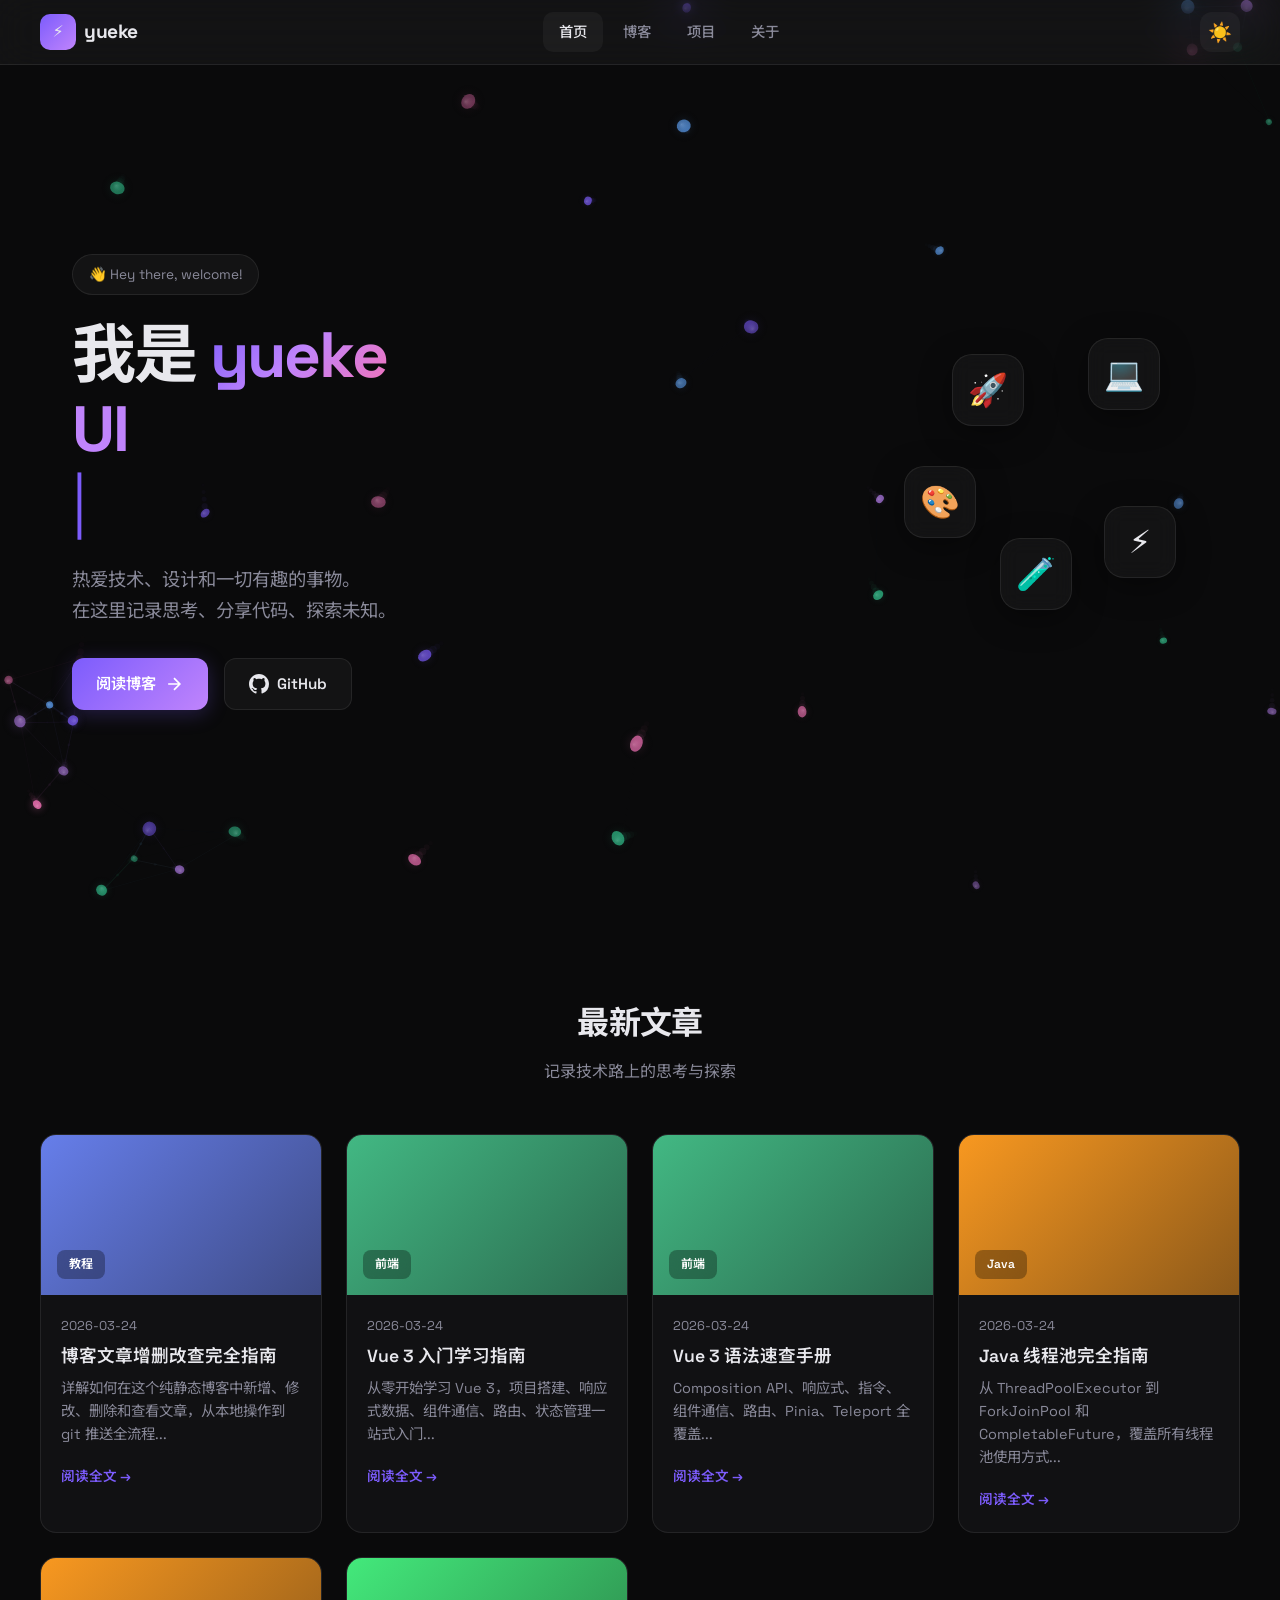
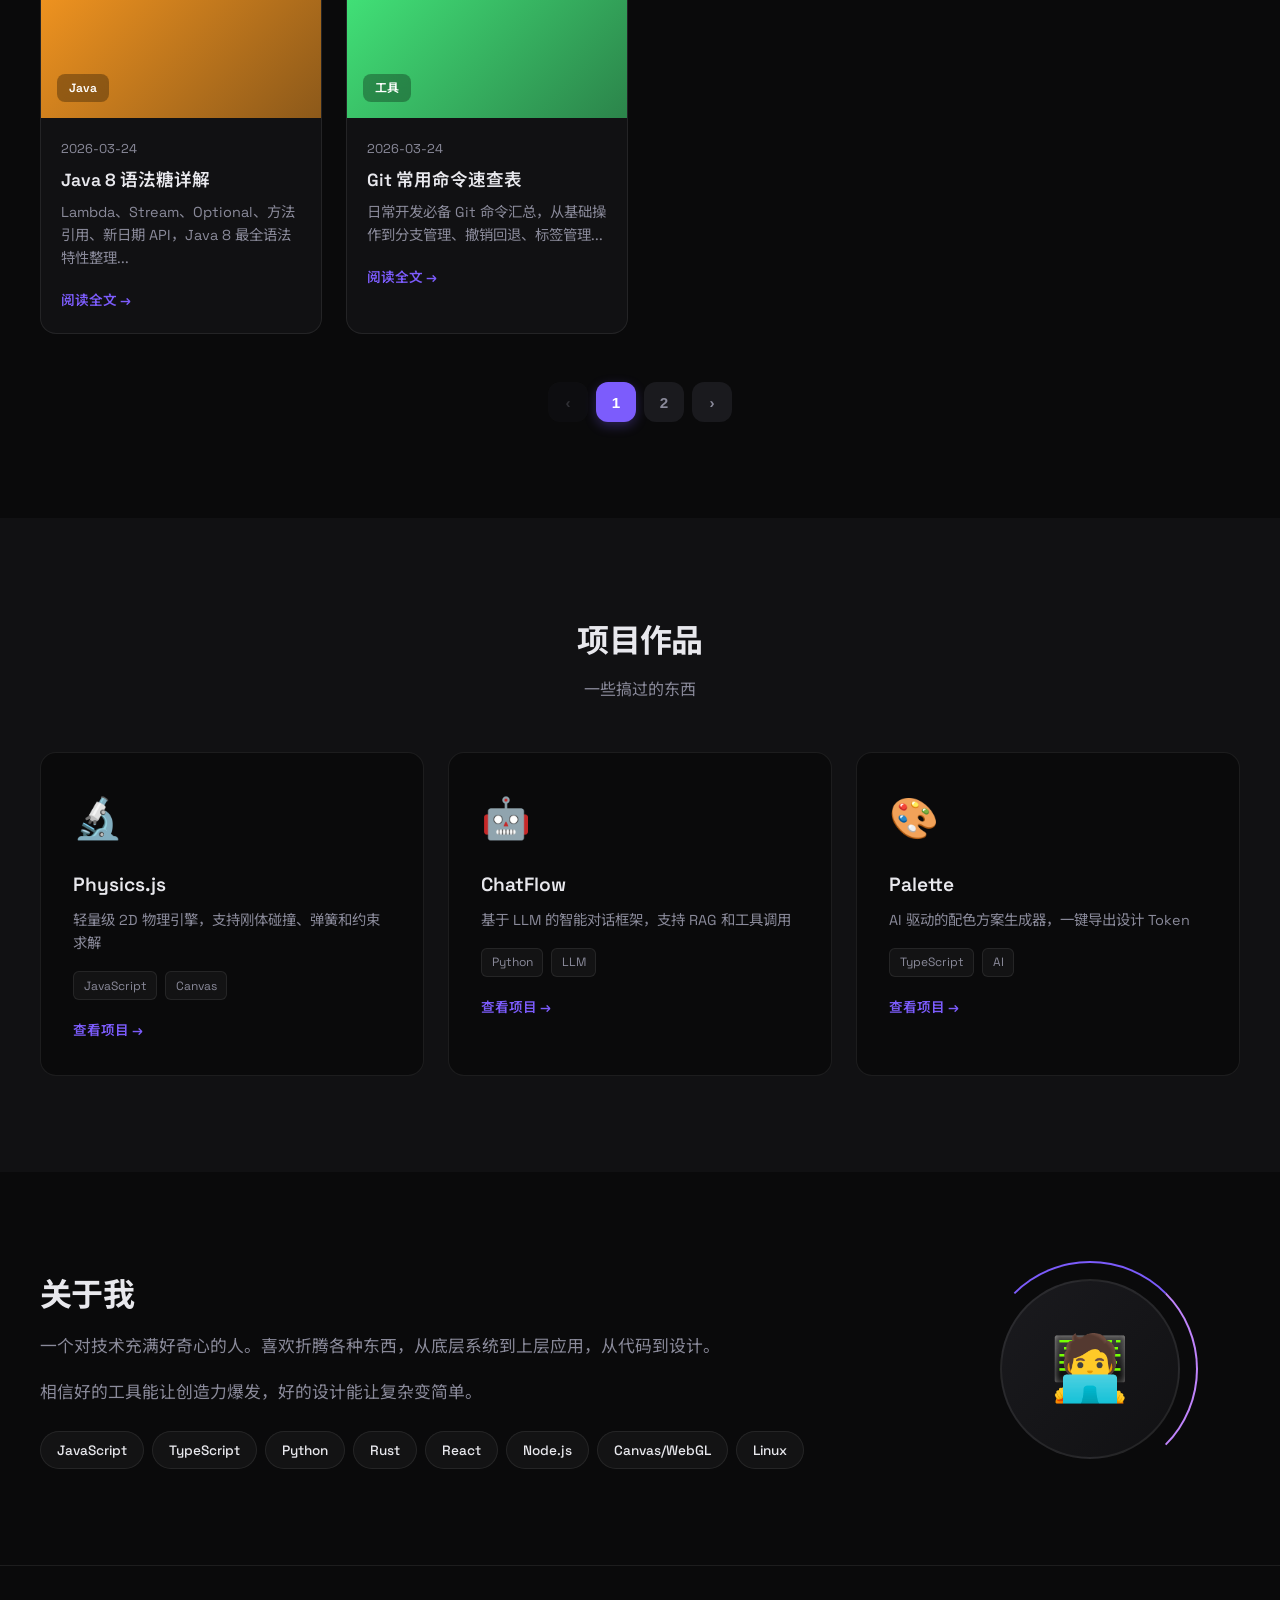
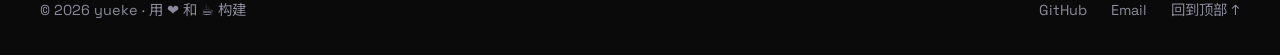
<file: index.html>
<!DOCTYPE html>
<html lang="zh-CN">
<head>
  <meta charset="UTF-8">
  <meta name="viewport" content="width=device-width, initial-scale=1.0">
  <title>yueke blog</title>
  <link rel="preconnect" href="https://fonts.googleapis.com">
  <link href="https://fonts.googleapis.com/css2?family=Space+Grotesk:wght@400;500;600;700&family=Noto+Sans+SC:wght@300;400;500;700&display=swap" rel="stylesheet">
  <link rel="stylesheet" href="style.css">
</head>
<body>
  <!-- Physics Canvas Background -->
  <canvas id="physics-canvas"></canvas>

  <!-- Navigation -->
  <nav class="nav" id="nav">
    <div class="nav-inner">
      <a href="#" class="logo">
        <span class="logo-icon">⚡</span>
        <span class="logo-text">yueke</span>
      </a>
      <div class="nav-links">
        <a href="#home" class="nav-link active">首页</a>
        <a href="#blog" class="nav-link">博客</a>
        <a href="#projects" class="nav-link">项目</a>
        <a href="#about" class="nav-link">关于</a>
      </div>
      <button class="theme-toggle" id="theme-toggle" aria-label="切换主题">
        <span class="sun">☀️</span>
        <span class="moon">🌙</span>
      </button>
    </div>
  </nav>

  <!-- Hero Section -->
  <section class="hero" id="home">
    <div class="hero-content">
      <div class="hero-badge">👋 Hey there, welcome!</div>
      <h1 class="hero-title">
        <span class="line">我是 <span class="gradient-text">yueke</span></span>
        <span class="line typewriter" id="typewriter"></span><span class="cursor">|</span>
      </h1>
      <p class="hero-desc">
        热爱技术、设计和一切有趣的事物。<br>
        在这里记录思考、分享代码、探索未知。
      </p>
      <div class="hero-cta">
        <a href="#blog" class="btn btn-primary">
          <span>阅读博客</span>
          <svg width="20" height="20" viewBox="0 0 24 24" fill="none" stroke="currentColor" stroke-width="2"><path d="M5 12h14M12 5l7 7-7 7"/></svg>
        </a>
        <a href="https://github.com/luckey-ke" class="btn btn-ghost" target="_blank">
          <svg width="20" height="20" viewBox="0 0 24 24" fill="currentColor"><path d="M12 0C5.37 0 0 5.37 0 12c0 5.31 3.435 9.795 8.205 11.385.6.105.825-.255.825-.57 0-.285-.015-1.23-.015-2.235-3.015.555-3.795-.735-4.035-1.41-.135-.345-.72-1.41-1.23-1.695-.42-.225-1.02-.78-.015-.795.945-.015 1.62.87 1.845 1.23 1.08 1.815 2.805 1.305 3.495.99.105-.78.42-1.305.765-1.605-2.67-.3-5.46-1.335-5.46-5.925 0-1.305.465-2.385 1.23-3.225-.12-.3-.54-1.53.12-3.18 0 0 1.005-.315 3.3 1.23.96-.27 1.98-.405 3-.405s2.04.135 3 .405c2.295-1.56 3.3-1.23 3.3-1.23.66 1.65.24 2.88.12 3.18.765.84 1.23 1.905 1.23 3.225 0 4.605-2.805 5.625-5.475 5.925.435.375.81 1.095.81 2.22 0 1.605-.015 2.895-.015 3.3 0 .315.225.69.825.57A12.02 12.02 0 0024 12c0-6.63-5.37-12-12-12z"/></svg>
          <span>GitHub</span>
        </a>
      </div>
    </div>
    <div class="hero-visual">
      <div class="floating-cards" id="floating-cards">
        <div class="float-card card-1">🚀</div>
        <div class="float-card card-2">💻</div>
        <div class="float-card card-3">🎨</div>
        <div class="float-card card-4">⚡</div>
        <div class="float-card card-5">🧪</div>
      </div>
    </div>
  </section>

  <!-- Blog Section -->
  <section class="section" id="blog">
    <div class="container">
      <div class="section-header">
        <h2 class="section-title">最新文章</h2>
        <p class="section-sub">记录技术路上的思考与探索</p>
      </div>
      <div class="blog-grid" id="blog-grid">
        <!-- 由 JS 从 posts.json 动态加载 -->
      </div>
      <div class="pagination" id="pagination"></div>
    </div>
  </section>

  <!-- Projects Section -->
  <section class="section section-alt" id="projects">
    <div class="container">
      <div class="section-header">
        <h2 class="section-title">项目作品</h2>
        <p class="section-sub">一些搞过的东西</p>
      </div>
      <div class="projects-grid" id="projects-grid">
        <!-- 由 JS 从 projects.json 动态加载 -->
      </div>
    </div>
  </section>

  <!-- About Section -->
  <section class="section" id="about">
    <div class="container">
      <div class="about-grid">
        <div class="about-text">
          <h2 class="section-title">关于我</h2>
          <p>一个对技术充满好奇心的人。喜欢折腾各种东西，从底层系统到上层应用，从代码到设计。</p>
          <p>相信好的工具能让创造力爆发，好的设计能让复杂变简单。</p>
          <div class="about-skills">
            <span class="skill-tag">JavaScript</span>
            <span class="skill-tag">TypeScript</span>
            <span class="skill-tag">Python</span>
            <span class="skill-tag">Rust</span>
            <span class="skill-tag">React</span>
            <span class="skill-tag">Node.js</span>
            <span class="skill-tag">Canvas/WebGL</span>
            <span class="skill-tag">Linux</span>
          </div>
        </div>
        <div class="about-visual">
          <div class="about-avatar" id="about-avatar">
            <div class="avatar-ring"></div>
            <div class="avatar-inner">🧑‍💻</div>
          </div>
        </div>
      </div>
    </div>
  </section>

  <!-- Footer -->
  <footer class="footer">
    <div class="container">
      <div class="footer-inner">
        <p>© 2026 yueke · 用 ❤️ 和 ☕ 构建</p>
        <div class="footer-links">
          <a href="https://github.com/luckey-ke" target="_blank">GitHub</a>
          <a href="mailto:EarthR6371393@163.com">Email</a>
          <a href="#home">回到顶部 ↑</a>
        </div>
      </div>
    </div>
  </footer>

  <script src="physics.js"></script>
  <script src="main.js"></script>
  <script>
    // 从 posts.json 动态加载博客卡片 + 分页
    ;(function () {
      const PER_PAGE = 6
      let currentPage = 1
      let allPosts = []

      function renderPage(page) {
        currentPage = page
        const grid = document.getElementById('blog-grid')
        const start = (page - 1) * PER_PAGE
        const pagePosts = allPosts.slice(start, start + PER_PAGE)
        const totalPages = Math.ceil(allPosts.length / PER_PAGE)

        // 渐变色循环
        const gradients = [
          'linear-gradient(135deg, #667eea, #764ba2)',
          'linear-gradient(135deg, #f093fb, #f5576c)',
          'linear-gradient(135deg, #4facfe, #00f2fe)',
          'linear-gradient(135deg, #43e97b, #38f9d7)',
          'linear-gradient(135deg, #fa709a, #fee140)',
          'linear-gradient(135deg, #a18cd1, #fbc2eb)',
        ]

        grid.innerHTML = pagePosts.map((post, i) => `
          <article class="blog-card" data-physics="hover">
            <div class="blog-card-image" style="background: ${post.tagColor ? `linear-gradient(135deg, ${post.tagColor}, ${post.tagColor}88)` : gradients[i % gradients.length]}">
              <span class="blog-tag">${post.tag}</span>
            </div>
            <div class="blog-card-body">
              <time class="blog-date">${post.date}</time>
              <h3 class="blog-title">${post.title}</h3>
              <p class="blog-excerpt">${post.excerpt}...</p>
              <a href="post.html?slug=${post.slug}" class="blog-link">阅读全文 →</a>
            </div>
          </article>
        `).join('')

        // 渲染分页
        renderPagination(totalPages)

        // 重新绑定物理悬停效果
        document.querySelectorAll('[data-physics="hover"]').forEach(card => {
          card.addEventListener('mousemove', (e) => {
            const rect = card.getBoundingClientRect()
            const x = e.clientX - rect.left
            const y = e.clientY - rect.top
            const rotateX = (y - rect.height / 2) / 20
            const rotateY = (rect.width / 2 - x) / 20
            card.style.transform = `perspective(800px) rotateX(${rotateX}deg) rotateY(${rotateY}deg) translateY(-4px)`
          })
          card.addEventListener('mouseleave', () => { card.style.transform = '' })
        })

        // 滚动渐显
        document.querySelectorAll('.blog-card').forEach(el => {
          el.classList.add('reveal')
          new IntersectionObserver((entries) => {
            if (entries[0].isIntersecting) el.classList.add('visible')
          }, { threshold: 0.1 }).observe(el)
        })
      }

      function renderPagination(totalPages) {
        const container = document.getElementById('pagination')
        if (totalPages <= 1) {
          container.innerHTML = ''
          return
        }

        let html = ''
        // 上一页
        html += `<button class="page-btn" ${currentPage === 1 ? 'disabled' : ''} data-page="${currentPage - 1}">‹</button>`

        for (let i = 1; i <= totalPages; i++) {
          html += `<button class="page-btn ${i === currentPage ? 'active' : ''}" data-page="${i}">${i}</button>`
        }

        // 下一页
        html += `<button class="page-btn" ${currentPage === totalPages ? 'disabled' : ''} data-page="${currentPage + 1}">›</button>`

        container.innerHTML = html

        container.querySelectorAll('.page-btn:not([disabled])').forEach(btn => {
          btn.addEventListener('click', () => {
            renderPage(parseInt(btn.dataset.page))
            document.getElementById('blog').scrollIntoView({ behavior: 'smooth' })
          })
        })
      }

      fetch('posts.json')
        .then(r => r.json())
        .then(posts => {
          allPosts = posts
          renderPage(1)
        })

      // 从 projects.json 动态加载项目卡片
      fetch('projects.json')
        .then(r => r.json())
        .then(projects => {
          const grid = document.getElementById('projects-grid')
          grid.innerHTML = projects.map(p => `
            <div class="project-card" data-physics="hover">
              <div class="project-icon">${p.icon}</div>
              <h3>${p.title}</h3>
              <p>${p.desc}</p>
              <div class="project-tags">
                ${p.tags.map(t => `<span>${t}</span>`).join('')}
              </div>
              <a href="${p.link || '#'}" class="project-link" ${p.link && p.link !== '#' ? 'target="_blank"' : ''}>查看项目 →</a>
            </div>
          `).join('')
        })
    })()
  </script>
</body>
</html>
</file>
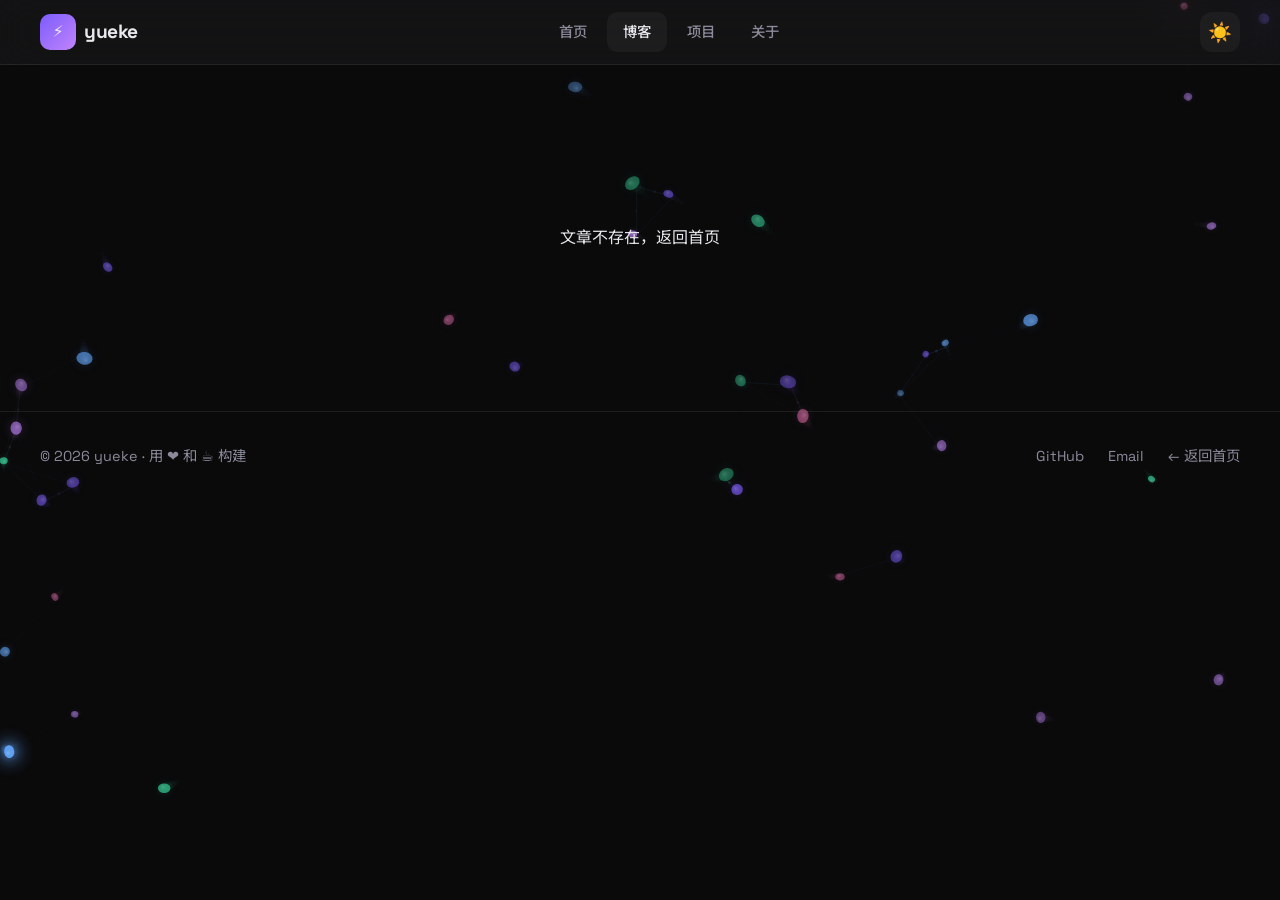
<file: post.html>
<!DOCTYPE html>
<html lang="zh-CN">
<head>
  <meta charset="UTF-8">
  <meta name="viewport" content="width=device-width, initial-scale=1.0">
  <title>文章 — yueke</title>
  <link rel="preconnect" href="https://fonts.googleapis.com">
  <link href="https://fonts.googleapis.com/css2?family=Space+Grotesk:wght@400;500;600;700&family=Noto+Sans+SC:wght@300;400;500;700&family=JetBrains+Mono:wght@400;500&display=swap" rel="stylesheet">
  <link rel="stylesheet" href="style.css">
  <link rel="stylesheet" href="post.css">
</head>
<body>
  <canvas id="physics-canvas"></canvas>

  <nav class="nav" id="nav">
    <div class="nav-inner">
      <a href="index.html" class="logo">
        <span class="logo-icon">⚡</span>
        <span class="logo-text">yueke</span>
      </a>
      <div class="nav-links">
        <a href="index.html#home" class="nav-link">首页</a>
        <a href="index.html#blog" class="nav-link active">博客</a>
        <a href="index.html#projects" class="nav-link">项目</a>
        <a href="index.html#about" class="nav-link">关于</a>
      </div>
      <button class="theme-toggle" id="theme-toggle" aria-label="切换主题">
        <span class="sun">☀️</span>
        <span class="moon">🌙</span>
      </button>
    </div>
  </nav>

  <article class="post" id="post">
    <!-- 内容由 JS 动态加载 -->
    <div class="post-loading" id="post-loading">
      <div class="loading-spinner"></div>
      <p>加载中...</p>
    </div>
  </article>

  <footer class="footer">
    <div class="container">
      <div class="footer-inner">
        <p>© 2026 yueke · 用 ❤️ 和 ☕ 构建</p>
        <div class="footer-links">
          <a href="https://github.com/luckey-ke" target="_blank">GitHub</a>
          <a href="mailto:EarthR6371393@163.com">Email</a>
          <a href="index.html">← 返回首页</a>
        </div>
      </div>
    </div>
  </footer>

  <script src="physics.js"></script>
  <script src="main.js"></script>
  <script src="markdown.js"></script>
  <script>
    // 从 URL 获取文章 slug，加载对应 md 文件并渲染
    ;(function () {
      const params = new URLSearchParams(window.location.search)
      const slug = params.get('slug')
      if (!slug) {
        document.getElementById('post').innerHTML = '<p style="text-align:center;padding:8rem 2rem;">文章不存在，<a href="index.html">返回首页</a></p>'
        return
      }

      // 加载文章元数据和内容
      const mdUrl = 'posts/' + slug + '.md'
      console.log('[post] slug:', slug, 'mdUrl:', mdUrl)

      Promise.all([
        fetch('posts.json').then(r => {
          console.log('[post] posts.json status:', r.status)
          return r.json()
        }),
        fetch(mdUrl).then(r => {
          console.log('[post] md status:', r.status, r.ok)
          if (!r.ok) throw new Error('文章文件加载失败: ' + mdUrl + ' (HTTP ' + r.status + ')')
          return r.text()
        })
      ]).then(([posts, md]) => {
        console.log('[post] posts count:', posts.length, 'md length:', md.length)
        const post = posts.find(p => p.slug === slug)
        if (!post) throw new Error('文章元数据不存在')

        document.title = post.title + ' — yueke'

        // 找到上一篇和下一篇
        const idx = posts.findIndex(p => p.slug === slug)
        const prev = idx > 0 ? posts[idx - 1] : null
        const next = idx < posts.length - 1 ? posts[idx + 1] : null

        const html = `
          <header class="post-header">
            <a href="index.html#blog" class="post-back">← 返回博客</a>
            <div class="post-meta">
              <span class="blog-tag" style="background:${post.tagColor}22;color:${post.tagColor}">${post.tag}</span>
              <time>${post.date}</time>
              <span>·</span>
              <span>阅读约 ${post.readTime} 分钟</span>
            </div>
            <h1 class="post-title">${post.title}</h1>
            <p class="post-subtitle">${post.excerpt}</p>
          </header>
          <div class="post-body">
            ${renderMarkdown(md)}
          </div>
          <footer class="post-footer">
            <div class="post-nav">
              ${prev ? `<a href="post.html?slug=${prev.slug}" class="post-prev">← 上一篇：${prev.title}</a>` : '<span></span>'}
              ${next ? `<a href="post.html?slug=${next.slug}" class="post-next">下一篇：${next.title} →</a>` : '<span></span>'}
            </div>
          </footer>
        `
        document.getElementById('post').innerHTML = html
      }).catch(err => {
        console.error('[post] error:', err)
        document.getElementById('post').innerHTML = `
          <div style="text-align:center;padding:8rem 2rem;">
            <h2>😅 文章不存在</h2>
            <p style="color:var(--text2);margin:1rem 0">${err.message}</p>
            <p style="color:var(--text2);font-size:0.85rem">slug: ${slug}</p>
            <a href="index.html" class="btn btn-primary">返回首页</a>
          </div>
        `
      })
    })()
  </script>
</body>
</html>
</file>
<file: style.css>
/* ===== Reset & Variables ===== */
*,*::before,*::after{margin:0;padding:0;box-sizing:border-box}
:root{
  --bg:#0a0a0b;
  --bg2:#111113;
  --bg3:#1a1a1e;
  --text:#e8e8ed;
  --text2:#8a8a9a;
  --accent:#7c5cfc;
  --accent2:#c084fc;
  --accent-glow:rgba(124,92,252,.25);
  --radius:16px;
  --glass:rgba(255,255,255,.04);
  --glass-border:rgba(255,255,255,.08);
  --shadow:0 8px 32px rgba(0,0,0,.4);
  --transition:.3s cubic-bezier(.4,0,.2,1);
  --font:'Space Grotesk','Noto Sans SC',system-ui,sans-serif;
}
[data-theme="light"]{
  --bg:#f5f3ff;
  --bg2:#ffffff;
  --bg3:#ede9fe;
  --text:#1a1a2e;
  --text2:#6b6b80;
  --accent:#6d28d9;
  --accent2:#a855f7;
  --accent-glow:rgba(109,40,217,.15);
  --glass:rgba(255,255,255,.7);
  --glass-border:rgba(0,0,0,.06);
  --shadow:0 8px 32px rgba(0,0,0,.08);
}
html{scroll-behavior:smooth;font-size:16px}
body{
  font-family:var(--font);
  background:var(--bg);
  color:var(--text);
  line-height:1.7;
  overflow-x:hidden;
  transition:background var(--transition),color var(--transition);
}
a{color:inherit;text-decoration:none}
img{max-width:100%;display:block}

/* ===== Physics Canvas ===== */
#physics-canvas{
  position:fixed;inset:0;width:100%;height:100%;
  z-index:0;pointer-events:none;
}

/* ===== Navigation ===== */
.nav{
  position:fixed;top:0;left:0;right:0;z-index:100;
  padding:0 2rem;
  backdrop-filter:blur(20px) saturate(1.4);
  -webkit-backdrop-filter:blur(20px) saturate(1.4);
  background:var(--glass);
  border-bottom:1px solid var(--glass-border);
  transition:transform var(--transition),background var(--transition);
}
.nav.hidden{transform:translateY(-100%)}
.nav-inner{
  max-width:1200px;margin:0 auto;
  display:flex;align-items:center;justify-content:space-between;
  height:64px;
}
.logo{display:flex;align-items:center;gap:.5rem;font-weight:700;font-size:1.2rem}
.logo-icon{
  display:inline-flex;align-items:center;justify-content:center;
  width:36px;height:36px;border-radius:10px;
  background:linear-gradient(135deg,var(--accent),var(--accent2));
  font-size:1rem;
}
.logo-text{letter-spacing:-.02em}
.nav-links{display:flex;gap:.25rem}
.nav-link{
  padding:.5rem 1rem;border-radius:10px;
  font-size:.9rem;font-weight:500;
  color:var(--text2);
  transition:all var(--transition);
}
.nav-link:hover,.nav-link.active{color:var(--text);background:var(--glass)}
.theme-toggle{
  width:40px;height:40px;border-radius:12px;border:none;
  background:var(--glass);cursor:pointer;
  display:flex;align-items:center;justify-content:center;
  font-size:1.2rem;transition:all var(--transition);
  position:relative;overflow:hidden;
}
.theme-toggle:hover{background:var(--bg3)}
.theme-toggle .moon{display:none}
[data-theme="light"] .theme-toggle .sun{display:none}
[data-theme="light"] .theme-toggle .moon{display:inline}

/* ===== Hero ===== */
.hero{
  position:relative;z-index:1;
  min-height:100vh;
  display:flex;align-items:center;
  padding:8rem 2rem 4rem;
  max-width:1200px;margin:0 auto;
  gap:4rem;
}
.hero-content{flex:1;min-width:0}
.hero-badge{
  display:inline-block;
  padding:.5rem 1rem;border-radius:100px;
  background:var(--glass);
  border:1px solid var(--glass-border);
  font-size:.85rem;color:var(--text2);
  margin-bottom:1.5rem;
  animation:fadeUp .8s ease both;
}
.hero-title{
  font-size:clamp(2.5rem,6vw,4rem);
  font-weight:700;line-height:1.15;
  letter-spacing:-.03em;
  margin-bottom:1.5rem;
}
.hero-title .line{display:block}
.gradient-text{
  background:linear-gradient(135deg,var(--accent),var(--accent2),#f472b6);
  -webkit-background-clip:text;-webkit-text-fill-color:transparent;
  background-clip:text;
}
.typewriter{color:var(--accent2)}
.cursor{
  color:var(--accent);font-weight:300;
  animation:blink 1s step-end infinite;
}
@keyframes blink{50%{opacity:0}}
.hero-desc{
  font-size:1.15rem;color:var(--text2);
  max-width:480px;margin-bottom:2rem;
  animation:fadeUp .8s ease .2s both;
}
.hero-cta{
  display:flex;gap:1rem;flex-wrap:wrap;
  animation:fadeUp .8s ease .4s both;
}
.btn{
  display:inline-flex;align-items:center;gap:.5rem;
  padding:.75rem 1.5rem;border-radius:12px;
  font-size:.95rem;font-weight:600;
  transition:all var(--transition);
  cursor:pointer;border:none;
  font-family:var(--font);
}
.btn-primary{
  background:linear-gradient(135deg,var(--accent),var(--accent2));
  color:#fff;
  box-shadow:0 4px 20px var(--accent-glow);
}
.btn-primary:hover{
  transform:translateY(-2px);
  box-shadow:0 8px 30px var(--accent-glow);
}
.btn-ghost{
  background:var(--glass);
  border:1px solid var(--glass-border);
  color:var(--text);
}
.btn-ghost:hover{background:var(--bg3);transform:translateY(-2px)}

/* Hero Visual */
.hero-visual{
  flex:0 0 320px;
  position:relative;height:320px;
}
.floating-cards{position:relative;width:100%;height:100%}
.float-card{
  position:absolute;
  width:72px;height:72px;
  display:flex;align-items:center;justify-content:center;
  font-size:2rem;
  background:var(--glass);
  border:1px solid var(--glass-border);
  backdrop-filter:blur(10px);
  border-radius:20px;
  box-shadow:var(--shadow);
  animation:float 6s ease-in-out infinite;
}
.card-1{top:10%;left:20%;animation-delay:0s}
.card-2{top:5%;right:15%;animation-delay:1s}
.card-3{top:45%;left:5%;animation-delay:2s}
.card-4{bottom:20%;right:10%;animation-delay:3s}
.card-5{bottom:10%;left:35%;animation-delay:4s}
@keyframes float{
  0%,100%{transform:translateY(0) rotate(0deg)}
  25%{transform:translateY(-15px) rotate(3deg)}
  75%{transform:translateY(10px) rotate(-2deg)}
}
@keyframes fadeUp{
  from{opacity:0;transform:translateY(30px)}
  to{opacity:1;transform:translateY(0)}
}

/* ===== Sections ===== */
.section{
  position:relative;z-index:1;
  padding:6rem 2rem;
}
.section-alt{background:var(--bg2)}
.container{max-width:1200px;margin:0 auto}
.section-header{text-align:center;margin-bottom:3rem}
.section-title{
  font-size:2rem;font-weight:700;
  letter-spacing:-.02em;margin-bottom:.5rem;
}
.section-sub{color:var(--text2);font-size:1rem}

/* ===== Blog Grid ===== */
.blog-grid{
  display:grid;
  grid-template-columns:repeat(auto-fill,minmax(280px,1fr));
  gap:1.5rem;
}
.blog-card{
  background:var(--bg2);
  border:1px solid var(--glass-border);
  border-radius:var(--radius);
  overflow:hidden;
  transition:all var(--transition);
  cursor:pointer;
}
.blog-card:hover{
  transform:translateY(-6px);
  box-shadow:0 12px 40px rgba(0,0,0,.3);
  border-color:var(--accent);
}
.blog-card-image{
  height:160px;
  display:flex;align-items:flex-end;
  padding:1rem;
  position:relative;
}
.blog-tag{
  padding:.25rem .75rem;border-radius:8px;
  background:rgba(0,0,0,.3);
  backdrop-filter:blur(10px);
  font-size:.75rem;font-weight:600;
  color:#fff;
}
.blog-card-body{padding:1.25rem}
.blog-date{font-size:.8rem;color:var(--text2);display:block;margin-bottom:.5rem}
.blog-title{font-size:1.1rem;font-weight:600;margin-bottom:.5rem;line-height:1.4}
.blog-excerpt{font-size:.9rem;color:var(--text2);margin-bottom:1rem;line-height:1.6}
.blog-link{
  font-size:.85rem;font-weight:600;
  color:var(--accent);
  transition:color var(--transition);
}
.blog-link:hover{color:var(--accent2)}

/* ===== Projects Grid ===== */
.projects-grid{
  display:grid;
  grid-template-columns:repeat(auto-fill,minmax(320px,1fr));
  gap:1.5rem;
}
.project-card{
  background:var(--bg);
  border:1px solid var(--glass-border);
  border-radius:var(--radius);
  padding:2rem;
  transition:all var(--transition);
}
.project-card:hover{
  transform:translateY(-4px);
  border-color:var(--accent);
  box-shadow:0 8px 30px var(--accent-glow);
}
.project-icon{font-size:2.5rem;margin-bottom:1rem}
.project-card h3{font-size:1.2rem;font-weight:600;margin-bottom:.5rem}
.project-card p{color:var(--text2);font-size:.9rem;margin-bottom:1rem;line-height:1.6}
.project-tags{display:flex;gap:.5rem;margin-bottom:1rem;flex-wrap:wrap}
.project-tags span{
  padding:.2rem .6rem;border-radius:6px;
  background:var(--glass);
  border:1px solid var(--glass-border);
  font-size:.75rem;color:var(--text2);
}
.project-link{
  font-size:.85rem;font-weight:600;color:var(--accent);
}

/* ===== About ===== */
.about-grid{
  display:grid;
  grid-template-columns:1fr 300px;
  gap:4rem;align-items:center;
}
.about-text p{
  color:var(--text2);margin-bottom:1rem;
  font-size:1.05rem;line-height:1.8;
}
.about-skills{display:flex;flex-wrap:wrap;gap:.5rem;margin-top:1.5rem}
.skill-tag{
  padding:.4rem 1rem;border-radius:100px;
  background:var(--glass);
  border:1px solid var(--glass-border);
  font-size:.85rem;font-weight:500;
  transition:all var(--transition);
}
.skill-tag:hover{
  border-color:var(--accent);
  background:var(--accent-glow);
  color:var(--accent);
}
.about-visual{display:flex;justify-content:center}
.about-avatar{
  position:relative;
  width:200px;height:200px;
  display:flex;align-items:center;justify-content:center;
}
.avatar-ring{
  position:absolute;inset:-8px;
  border-radius:50%;
  border:2px solid transparent;
  border-top-color:var(--accent);
  border-right-color:var(--accent2);
  animation:spin 4s linear infinite;
}
@keyframes spin{to{transform:rotate(360deg)}}
.avatar-inner{
  width:180px;height:180px;
  border-radius:50%;
  background:linear-gradient(135deg,var(--bg3),var(--bg2));
  border:2px solid var(--glass-border);
  display:flex;align-items:center;justify-content:center;
  font-size:4rem;
}

/* ===== Footer ===== */
.footer{
  position:relative;z-index:1;
  border-top:1px solid var(--glass-border);
  padding:2rem;
}
.footer-inner{
  max-width:1200px;margin:0 auto;
  display:flex;justify-content:space-between;align-items:center;
  flex-wrap:wrap;gap:1rem;
}
.footer-inner p{color:var(--text2);font-size:.9rem}
.footer-links{display:flex;gap:1.5rem}
.footer-links a{
  color:var(--text2);font-size:.9rem;
  transition:color var(--transition);
}
.footer-links a:hover{color:var(--accent)}

/* ===== Scroll Reveal ===== */
.reveal{
  opacity:0;transform:translateY(40px);
  transition:opacity .8s ease,transform .8s ease;
}
.reveal.visible{opacity:1;transform:translateY(0)}

/* ===== Responsive ===== */
@media(max-width:768px){
  .hero{
    flex-direction:column;text-align:center;
    padding-top:6rem;gap:2rem;
    min-height:auto;
  }
  .hero-desc{margin-left:auto;margin-right:auto}
  .hero-cta{justify-content:center}
  .hero-visual{flex:0 0 200px;width:200px;height:200px;margin:0 auto}
  .float-card{width:56px;height:56px;font-size:1.5rem;border-radius:16px}
  .about-grid{grid-template-columns:1fr;text-align:center}
  .about-skills{justify-content:center}
  .nav-links{display:none}
  .footer-inner{flex-direction:column;text-align:center}
}

/* ===== Pagination ===== */
.pagination{
  display:flex;justify-content:center;align-items:center;
  gap:8px;margin-top:3rem;
}
.page-btn{
  display:inline-flex;align-items:center;justify-content:center;
  width:40px;height:40px;border-radius:12px;
  border:1px solid var(--border);
  background:var(--bg3);color:var(--text2);
  font-size:0.95rem;font-weight:600;
  cursor:pointer;
  transition:all 0.2s ease;
}
.page-btn:hover:not([disabled]){
  background:var(--accent);color:#fff;border-color:var(--accent);
  transform:translateY(-2px);
  box-shadow:0 4px 12px rgba(124,92,252,0.3);
}
.page-btn.active{
  background:var(--accent);color:#fff;border-color:var(--accent);
  box-shadow:0 4px 12px rgba(124,92,252,0.3);
}
.page-btn[disabled]{
  opacity:0.3;cursor:not-allowed;
}
</file>
<file: post.css>
/* ===== Blog Post Page ===== */

.post {
  position: relative;
  z-index: 1;
  max-width: 800px;
  margin: 0 auto;
  padding: 6rem 2rem 2rem;
}

/* Header */
.post-header {
  margin-bottom: 3rem;
  padding-bottom: 2rem;
  border-bottom: 1px solid var(--glass-border);
}

.post-back {
  display: inline-block;
  font-size: .9rem;
  color: var(--text2);
  margin-bottom: 1.5rem;
  transition: color var(--transition);
}
.post-back:hover { color: var(--accent); }

.post-meta {
  display: flex;
  align-items: center;
  gap: .75rem;
  font-size: .9rem;
  color: var(--text2);
  margin-bottom: 1rem;
  flex-wrap: wrap;
}
.post-meta .blog-tag {
  padding: .25rem .75rem;
  border-radius: 8px;
  background: rgba(124, 92, 252, 0.15);
  color: var(--accent);
  font-weight: 600;
  font-size: .8rem;
}

.post-title {
  font-size: clamp(1.8rem, 4vw, 2.5rem);
  font-weight: 700;
  line-height: 1.2;
  letter-spacing: -.03em;
  margin-bottom: .75rem;
}

.post-subtitle {
  font-size: 1.15rem;
  color: var(--text2);
  line-height: 1.6;
}

/* Body */
.post-body {
  font-size: 1.05rem;
  line-height: 1.85;
}

.post-body h2 {
  font-size: 1.5rem;
  font-weight: 700;
  margin: 2.5rem 0 1rem;
  letter-spacing: -.02em;
  padding-left: .75rem;
  border-left: 3px solid var(--accent);
}

.post-body h3 {
  font-size: 1.2rem;
  font-weight: 600;
  margin: 2rem 0 .75rem;
  color: var(--accent2);
}

.post-body p {
  margin-bottom: 1.25rem;
  color: var(--text);
}

.post-body strong {
  color: var(--accent2);
  font-weight: 600;
}

.post-body a {
  color: var(--accent);
  text-decoration: underline;
  text-underline-offset: 3px;
}
.post-body a:hover { color: var(--accent2); }

.post-body ul, .post-body ol {
  margin: 1rem 0 1.5rem 1.5rem;
}
.post-body li {
  margin-bottom: .5rem;
  color: var(--text);
}
.post-body li::marker {
  color: var(--accent);
}

.post-body code {
  font-family: 'JetBrains Mono', monospace;
  font-size: .9em;
  background: var(--bg3);
  padding: .15em .4em;
  border-radius: 4px;
  color: var(--accent2);
}

.post-body pre {
  margin: 1.5rem 0;
  border-radius: 12px;
  overflow: hidden;
  border: 1px solid var(--glass-border);
}

.post-body pre code {
  display: block;
  padding: 1.25rem 1.5rem;
  background: var(--bg2);
  color: var(--text);
  font-size: .85rem;
  line-height: 1.7;
  overflow-x: auto;
  -webkit-overflow-scrolling: touch;
}

.post-body table {
  width: 100%;
  margin: 1.5rem 0;
  border-collapse: collapse;
  font-size: .95rem;
}

.post-body th {
  text-align: left;
  padding: .75rem 1rem;
  background: var(--bg3);
  border-bottom: 2px solid var(--glass-border);
  font-weight: 600;
  white-space: nowrap;
}

.post-body td {
  padding: .75rem 1rem;
  border-bottom: 1px solid var(--glass-border);
}

.post-body tbody tr:hover {
  background: var(--glass);
}

/* Tip box */
.post-tip {
  margin: 2rem 0;
  padding: 1.25rem 1.5rem;
  border-radius: 12px;
  background: rgba(124, 92, 252, 0.08);
  border: 1px solid rgba(124, 92, 252, 0.2);
  font-size: .95rem;
  line-height: 1.7;
}

.post-tip strong {
  display: block;
  margin-bottom: .25rem;
}

/* Footer nav */
.post-footer {
  margin-top: 3rem;
  padding-top: 2rem;
  border-top: 1px solid var(--glass-border);
}

.post-nav {
  display: flex;
  justify-content: space-between;
  gap: 1rem;
  flex-wrap: wrap;
}

.post-prev, .post-next {
  font-size: .95rem;
  font-weight: 500;
  color: var(--accent);
  transition: color var(--transition);
}
.post-prev:hover, .post-next:hover { color: var(--accent2); }

/* Scrollbar for code blocks */
.post-body pre::-webkit-scrollbar {
  height: 6px;
}
.post-body pre::-webkit-scrollbar-track {
  background: var(--bg);
}
.post-body pre::-webkit-scrollbar-thumb {
  background: var(--bg3);
  border-radius: 3px;
}

/* Loading */
.post-loading {
  display: flex;
  flex-direction: column;
  align-items: center;
  justify-content: center;
  min-height: 60vh;
  gap: 1rem;
  color: var(--text2);
}
.loading-spinner {
  width: 40px; height: 40px;
  border: 3px solid var(--glass-border);
  border-top-color: var(--accent);
  border-radius: 50%;
  animation: spin .8s linear infinite;
}
@keyframes spin { to { transform: rotate(360deg) } }

/* Blockquote */
.post-body blockquote {
  margin: 1.5rem 0;
  padding: 1rem 1.5rem;
  border-left: 3px solid var(--accent);
  background: var(--glass);
  border-radius: 0 12px 12px 0;
  color: var(--text2);
  line-height: 1.7;
}
.post-body blockquote strong { color: var(--accent2); }

/* Horizontal rule */
.post-body hr {
  border: none;
  border-top: 1px solid var(--glass-border);
  margin: 2rem 0;
}

@media (max-width: 768px) {
  .post { padding-top: 5rem; }
  .post-body pre code { padding: 1rem; font-size: .8rem; }
  .post-body table { font-size: .85rem; }
  .post-body th, .post-body td { padding: .5rem; }
}
</file>
